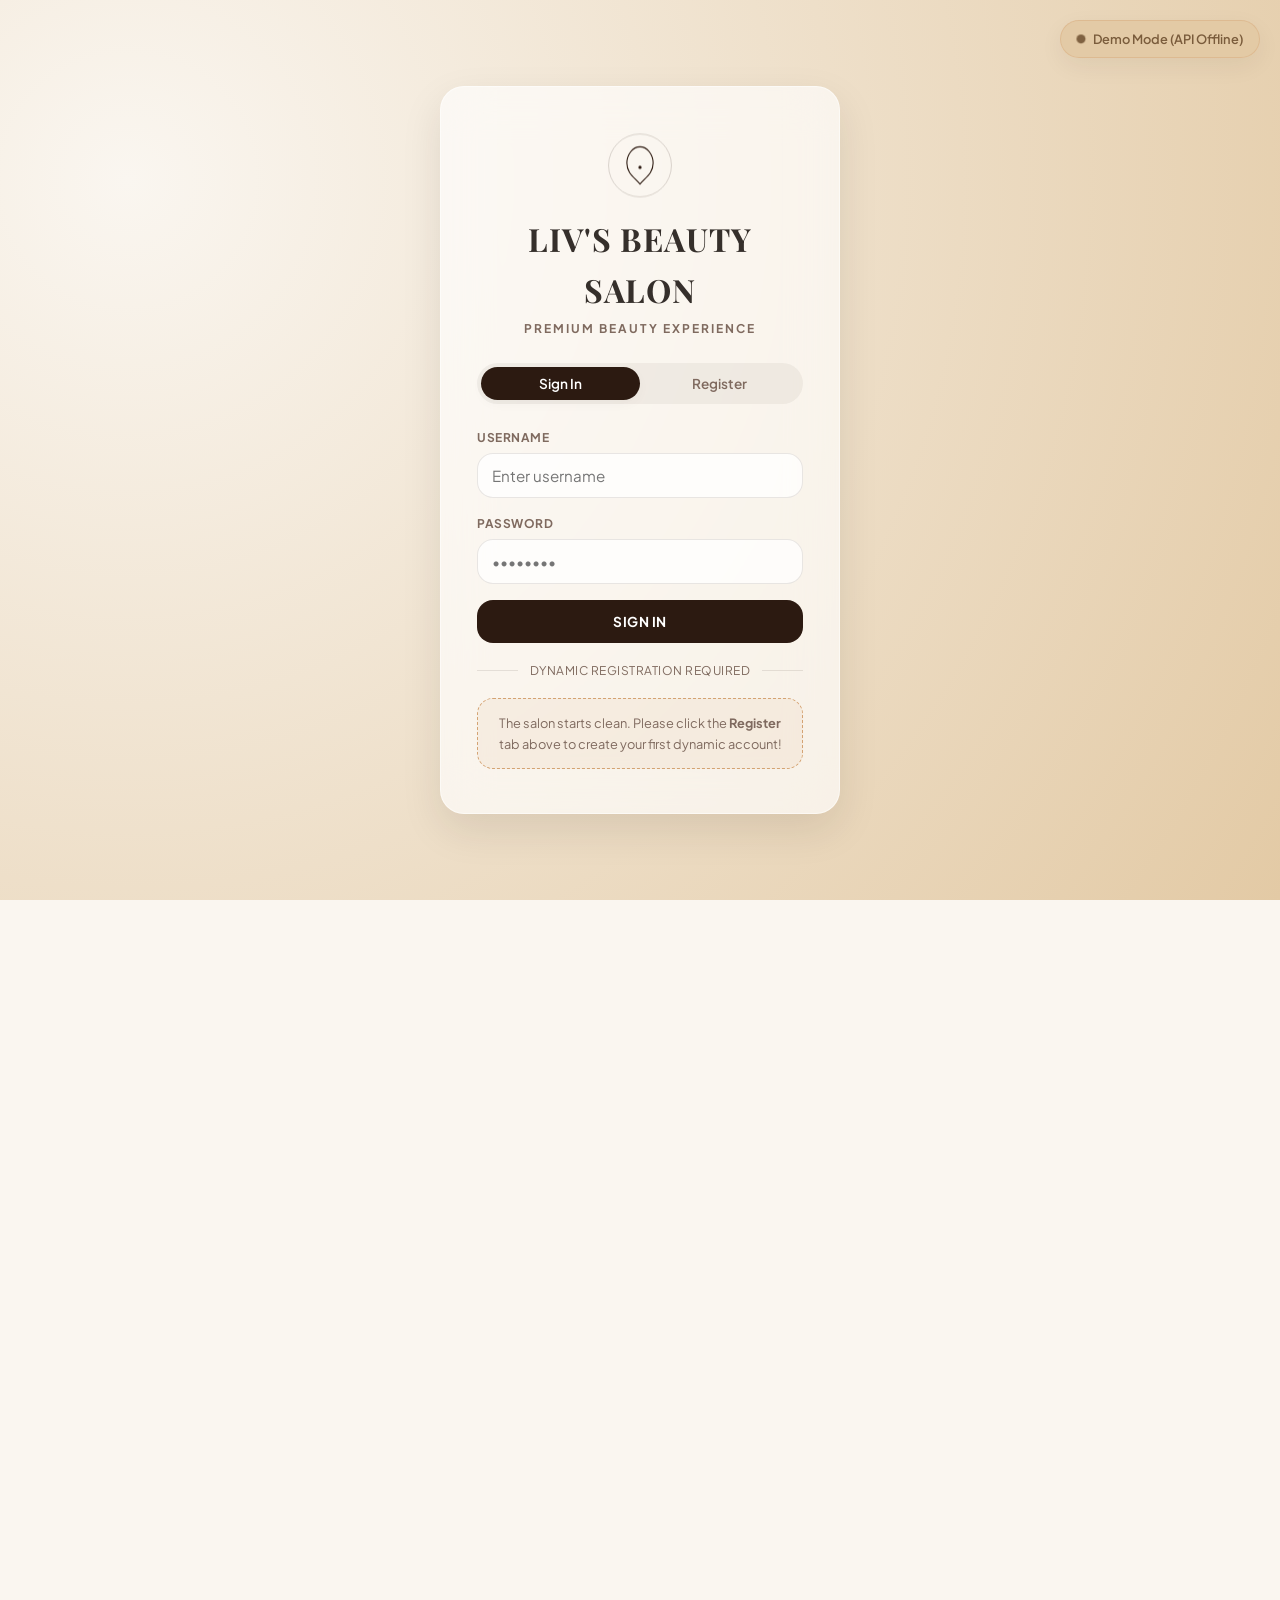
<file: index.html>
<!DOCTYPE html>
<html lang="en">
<head>
  <meta charset="UTF-8">
  <meta http-equiv="refresh" content="0; url=frontend/index.html" />
  <title>LIV'S BEAUTY SALON</title>
  <style>
    body {
      background-color: #FAF6F0;
      color: #2C1A11;
      font-family: system-ui, -apple-system, BlinkMacSystemFont, 'Segoe UI', Roboto, Oxygen, Ubuntu, Cantarell, sans-serif;
      display: flex;
      justify-content: center;
      align-items: center;
      height: 100vh;
      margin: 0;
    }
    .redirect-box {
      text-align: center;
      padding: 30px;
      border-radius: 16px;
      background: #FAF6F0;
      box-shadow: 20px 20px 60px #d5d1cc, -20px -20px 60px #ffffff;
    }
    a {
      color: #D4A373;
      text-decoration: none;
      font-weight: 700;
    }
  </style>
</head>
<body>
  <div class="redirect-box">
    <h2>LIV'S BEAUTY SALON</h2>
    <p>Redirecting to premium salon experience... <br>If you are not redirected, <a href="frontend/index.html">click here</a>.</p>
  </div>
</body>
</html>
</file>
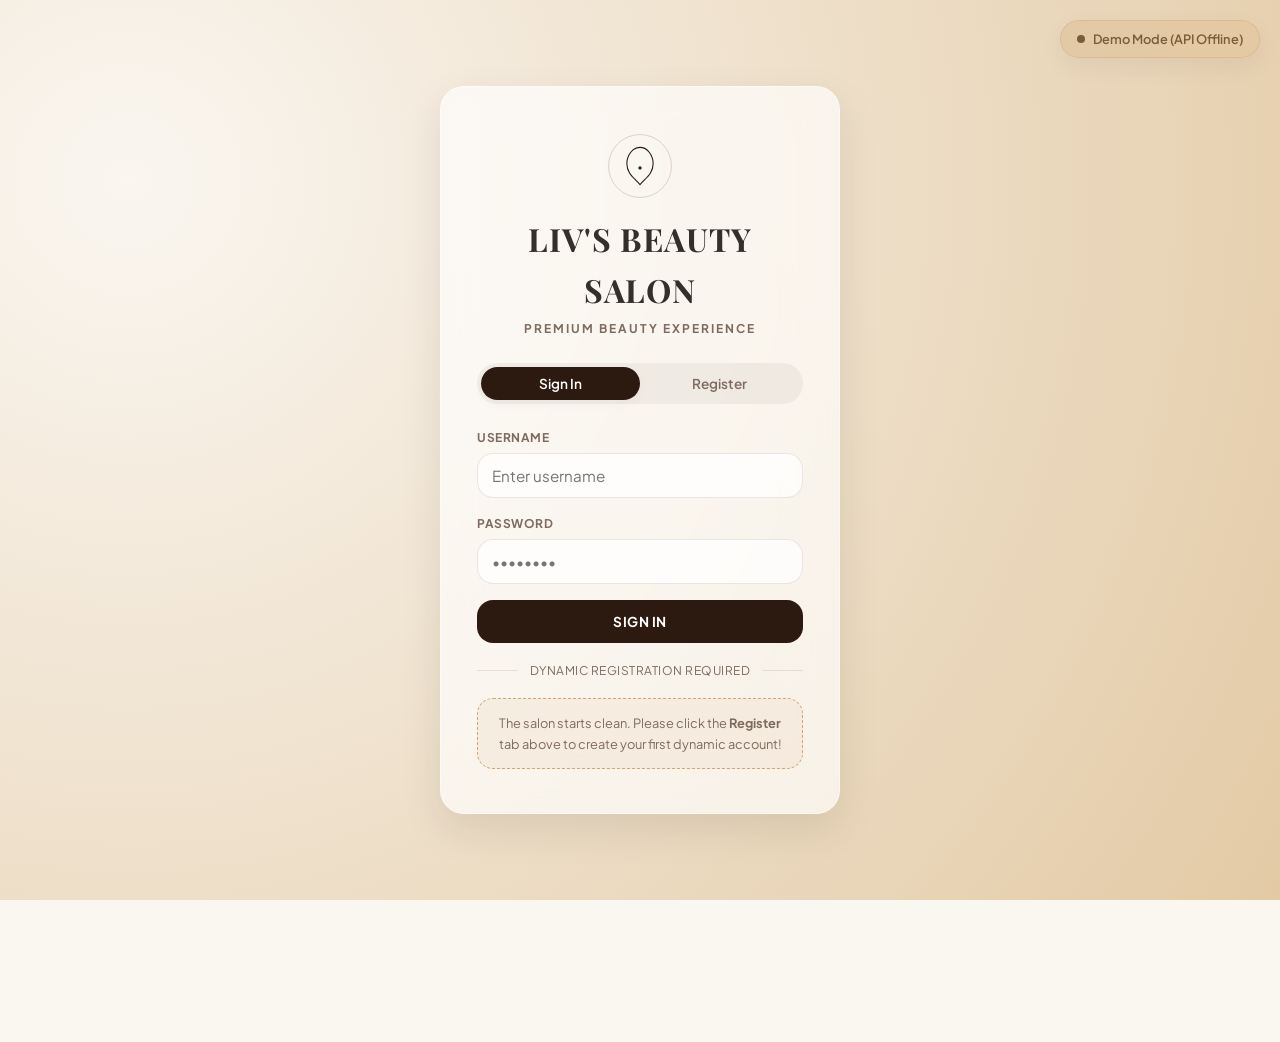
<file: frontend/index.html>
<!DOCTYPE html>
<html lang="en">
<head>
  <meta charset="UTF-8">
  <meta name="viewport" content="width=device-width, initial-scale=1.0">
  <title>LIV'S BEAUTY SALON — Salon Management</title>
  
  <!-- PWA & Mobile Meta Tags -->
  <meta name="theme-color" content="#FAF6F0">
  <meta name="apple-mobile-web-app-capable" content="yes">
  <meta name="apple-mobile-web-app-status-bar-style" content="black-translucent">
  <link rel="apple-touch-icon" href="icon_192.png">
  <link rel="manifest" href="manifest.json">

  <!-- Google Fonts -->
  <link rel="preconnect" href="https://fonts.googleapis.com">
  <link rel="preconnect" href="https://fonts.gstatic.com" crossorigin>
  <link href="https://fonts.googleapis.com/css2?family=Playfair+Display:ital,wght@0,400..900;1,400..900&family=Plus+Jakarta+Sans:wght@300;400;500;600;700&display=swap" rel="stylesheet">
  
  <!-- Stylesheet -->
  <link rel="stylesheet" href="app.css">
</head>
<body>
  <div id="app-container">
    
    <!-- Connection Status Badge -->
    <div id="connection-badge" class="badge-demo">
      <span class="badge-dot"></span>
      <span id="connection-status-text">Demo Mode (API Offline)</span>
    </div>

    <!-- Dual-Mode Auth (Login & Register Screen) -->
    <section id="view-login" class="app-view active">
      <div class="login-wrapper">
        <div class="login-card">
          <div class="login-header">
            <div class="login-logo">
              <svg viewBox="0 0 512 512" width="70" height="70">
                <circle cx="256" cy="256" r="230" fill="none" stroke="#2C1A11" stroke-width="4" opacity="0.3" />
                <path d="M256,120 C200,120 160,180 160,240 C160,310 210,340 256,392 C302,340 352,310 352,240 C352,180 312,120 256,120 Z" fill="none" stroke="#2C1A11" stroke-width="8" />
                <circle cx="256" cy="270" r="12" fill="#2C1A11" />
              </svg>
            </div>
            <h1>LIV'S BEAUTY SALON</h1>
            <p>PREMIUM BEAUTY EXPERIENCE</p>
          </div>

          <!-- Auth Mode Toggle Tabs -->
          <div class="auth-tabs">
            <button class="auth-tab-btn active" id="tab-signin-btn">Sign In</button>
            <button class="auth-tab-btn" id="tab-signup-btn">Register</button>
          </div>
          
          <!-- Sign In Form -->
          <form id="login-form">
            <div class="form-group">
              <label for="username">Username</label>
              <input type="text" id="username" required placeholder="Enter username" autocomplete="username">
            </div>
            
            <div class="form-group">
              <label for="password">Password</label>
              <input type="password" id="password" required placeholder="••••••••" autocomplete="current-password">
            </div>

            <button type="submit" class="btn btn-primary btn-block">Sign In</button>
          </form>

          <!-- Register Form (Hidden by default) -->
          <form id="signup-form" class="hidden">
            <div class="form-group">
              <label for="signup-fullname">Full Name</label>
              <input type="text" id="signup-fullname" required placeholder="e.g., Priya Shah">
            </div>

            <div class="form-group">
              <label for="signup-username">Username</label>
              <input type="text" id="signup-username" required placeholder="e.g., priyashah" autocomplete="username">
            </div>
            
            <div class="form-group">
              <label for="signup-email">Email Address</label>
              <input type="email" id="signup-email" required placeholder="e.g., priya@example.com" autocomplete="email">
            </div>
            
            <div class="form-group">
              <label for="signup-password">Password</label>
              <input type="password" id="signup-password" required placeholder="••••••••" autocomplete="new-password">
            </div>

            <div class="form-group">
              <label for="signup-role">Select Role</label>
              <select id="signup-role" required>
                <option value="STAFF">Staff User (Stylist / Beautician)</option>
                <option value="ADMIN">Admin User (Salon Owner)</option>
              </select>
            </div>

            <button type="submit" class="btn btn-accent btn-block">Create Account</button>
          </form>

          <!-- Standard notice for clean dynamic startup review -->
          <div class="quick-login-divider">
            <span>dynamic registration required</span>
          </div>
          
          <div class="registration-help-box">
            <p>The salon starts clean. Please click the <strong>Register</strong> tab above to create your first dynamic account!</p>
          </div>
        </div>
      </div>
    </section>

    <!-- Main Dashboard Application Wrapper -->
    <div id="main-layout" class="layout-hidden">
      
      <!-- Premium Sidebar Navigation -->
      <aside id="sidebar">
        <div class="sidebar-brand">
          <svg viewBox="0 0 512 512" width="36" height="36">
            <circle cx="256" cy="256" r="230" fill="none" stroke="#FAF6F0" stroke-width="4" opacity="0.3" />
            <path d="M256,120 C200,120 160,180 160,240 C160,310 210,340 256,392 C302,340 352,310 352,240 C352,180 312,120 256,120 Z" fill="none" stroke="#FAF6F0" stroke-width="6" />
          </svg>
          <div class="brand-text">
            <h2>LIV'S</h2>
            <span>BEAUTY SALON</span>
          </div>
        </div>

        <!-- Dynamic profile summary - No predefined names -->
        <div class="user-profile-summary">
          <div class="avatar" id="user-avatar-initials">--</div>
          <div class="user-info">
            <h4 id="user-display-name">Guest User</h4>
            <span id="user-role-badge">Guest</span>
          </div>
        </div>

        <nav class="sidebar-nav">
          <ul>
            <li class="nav-item active" data-target="view-dashboard">
              <svg xmlns="http://www.w3.org/2000/svg" width="20" height="20" viewBox="0 0 24 24" fill="none" stroke="currentColor" stroke-width="2" stroke-linecap="round" stroke-linejoin="round"><rect x="3" y="3" width="7" height="9" rx="1"/><rect x="14" y="3" width="7" height="5" rx="1"/><rect x="14" y="12" width="7" height="9" rx="1"/><rect x="3" y="16" width="7" height="5" rx="1"/></svg>
              <span>Dashboard</span>
            </li>
            
            <li class="nav-item staff-only" data-target="view-new-visit">
              <svg xmlns="http://www.w3.org/2000/svg" width="20" height="20" viewBox="0 0 24 24" fill="none" stroke="currentColor" stroke-width="2" stroke-linecap="round" stroke-linejoin="round"><path d="M16 21v-2a4 4 0 0 0-4-4H6a4 4 0 0 0-4 4v2"/><circle cx="9" cy="7" r="4"/><line x1="19" y1="8" x2="19" y2="14"/><line x1="16" y1="11" x2="22" y2="11"/></svg>
              <span>New Customer Visit</span>
            </li>
            
            <li class="nav-item admin-only" data-target="view-commissions">
              <svg xmlns="http://www.w3.org/2000/svg" width="20" height="20" viewBox="0 0 24 24" fill="none" stroke="currentColor" stroke-width="2" stroke-linecap="round" stroke-linejoin="round"><line x1="12" y1="1" x2="12" y2="23"/><path d="M17 5H9.5a3.5 3.5 0 0 0 0 7h5a3.5 3.5 0 0 1 0 7H6"/></svg>
              <span>Staff Commissions</span>
            </li>
            
            <li class="nav-item admin-only" data-target="view-services">
              <svg xmlns="http://www.w3.org/2000/svg" width="20" height="20" viewBox="0 0 24 24" fill="none" stroke="currentColor" stroke-width="2" stroke-linecap="round" stroke-linejoin="round"><path d="M12 20h9"/><path d="M16.5 3.5a2.121 2.121 0 0 1 3 3L7 19l-4 1 1-4L16.5 3.5z"/></svg>
              <span>Manage Services</span>
            </li>
          </ul>
        </nav>

        <!-- Role Quick Switcher inside Sidebar -->
        <div class="sidebar-footer">
          <div class="role-switcher-card">
            <span>Fast Role Switch</span>
            <div class="switch-toggle" id="btn-fast-switch">
              <div class="switch-handle"></div>
              <span class="lbl-left">Staff</span>
              <span class="lbl-right">Admin</span>
            </div>
          </div>
          
          <button class="btn btn-text-light btn-block" id="btn-logout">
            <svg xmlns="http://www.w3.org/2000/svg" width="18" height="18" viewBox="0 0 24 24" fill="none" stroke="currentColor" stroke-width="2" stroke-linecap="round" stroke-linejoin="round"><path d="M9 21H5a2 2 0 0 1-2-2V5a2 2 0 0 1 2-2h4"/><polyline points="16 17 21 12 16 7"/><line x1="21" y1="12" x2="9" y2="12"/></svg>
            <span>Logout</span>
          </button>
        </div>
      </aside>

      <!-- Main Contents Container -->
      <main id="main-content">
        
        <!-- Header -->
        <header id="main-header">
          <div class="header-welcome">
            <span id="header-date">Monday, June 1, 2026</span>
            <h1 id="header-greeting">Welcome, User</h1>
          </div>
          <button id="pwa-install-btn" class="btn btn-accent btn-sm hide-install">
            <svg xmlns="http://www.w3.org/2000/svg" width="16" height="16" viewBox="0 0 24 24" fill="none" stroke="currentColor" stroke-width="2" stroke-linecap="round" stroke-linejoin="round"><path d="M21 15v4a2 2 0 0 1-2 2H5a2 2 0 0 1-2-2v-4"/><polyline points="7 10 12 15 17 10"/><line x1="12" y1="15" x2="12" y2="3"/></svg>
            Install App
          </button>
        </header>

        <!-- Section: Dashboard -->
        <section id="view-dashboard" class="dashboard-grid app-subview active">
          
          <!-- Key Metric Cards -->
          <div class="metrics-row">
            <div class="metric-card card-cream animate-fade-in">
              <div class="card-icon">
                <span class="currency-indicator-large">₹</span>
              </div>
              <div class="card-info">
                <h3>Monthly Revenue</h3>
                <h2 class="counter" id="stat-revenue">₹0</h2>
                <span class="subtext">Gross earnings this month</span>
              </div>
            </div>

            <div class="metric-card card-pink animate-fade-in">
              <div class="card-icon">
                <svg xmlns="http://www.w3.org/2000/svg" width="24" height="24" viewBox="0 0 24 24" fill="none" stroke="#2C1A11" stroke-width="2" stroke-linecap="round" stroke-linejoin="round"><path d="M16 21v-2a4 4 0 0 0-4-4H6a4 4 0 0 0-4 4v2"/><circle cx="9" cy="7" r="4"/><path d="M22 21v-2a4 4 0 0 0-3-3.87"/><path d="M16 3.13a4 4 0 0 1 0 7.75"/></svg>
              </div>
              <div class="card-info">
                <h3>Total Visits</h3>
                <h2 class="counter" id="stat-visits">0</h2>
                <span class="subtext">Completed customer visits</span>
              </div>
            </div>

            <div class="metric-card card-nude animate-fade-in">
              <div class="card-icon">
                <span class="currency-indicator-large">₹</span>
              </div>
              <div class="card-info">
                <h3>Staff Commission</h3>
                <h2 class="counter" id="stat-commission">₹0</h2>
                <span class="subtext">Stylist payout (10% standard rate)</span>
              </div>
            </div>
          </div>

          <!-- Charts Row -->
          <div class="charts-row">
            <!-- Revenue Trend Chart -->
            <div class="chart-card glass">
              <div class="chart-header">
                <h3>Revenue Overview</h3>
                <span class="chart-badge">Monthly Trend (₹)</span>
              </div>
              <div class="chart-container" id="revenue-chart-container">
                <!-- SVG Area Chart will be injected dynamically -->
              </div>
            </div>

            <!-- Service Popularity Chart -->
            <div class="chart-card glass">
              <div class="chart-header">
                <h3>Most Popular Services</h3>
                <span class="chart-badge">Services Rendered</span>
              </div>
              <div class="chart-container" id="services-chart-container">
                <!-- SVG Bar Chart will be injected dynamically -->
              </div>
            </div>
          </div>

          <!-- Recent Activity and Insights Row -->
          <div class="data-lists-row">
            <div class="data-list-card glass">
              <div class="list-header">
                <h3>Recent Appointments</h3>
                <button class="btn btn-text staff-only btn-go-visit">Add Visit +</button>
              </div>
              <div class="table-responsive">
                <table class="luxury-table">
                  <thead>
                    <tr>
                      <th>Customer</th>
                      <th>Staff Member</th>
                      <th>Services</th>
                      <th>Total Amount</th>
                    </tr>
                  </thead>
                  <tbody id="recent-visits-tbody">
                    <!-- Dynamic -->
                  </tbody>
                </table>
              </div>
            </div>

            <div class="data-list-card glass">
              <div class="list-header">
                <h3>Staff Performance</h3>
                <span class="badge-text admin-only">Commission Tracking</span>
              </div>
              <div class="staff-leaderboard" id="staff-performance-list">
                <!-- Dynamic staff lists -->
              </div>
            </div>
          </div>

        </section>

        <!-- Section: Create New Visit (Staff Flow) -->
        <section id="view-new-visit" class="app-subview">
          <div class="subview-header">
            <h2>Record Customer Visit</h2>
            <p>Select customer name and rendered services to calculate the billing invoice and 10% stylist commission.</p>
          </div>

          <div class="form-visit-layout">
            <div class="form-card glass">
              <form id="visit-form">
                <div class="form-group">
                  <label for="visit-customer-name">Customer Name</label>
                  <input type="text" id="visit-customer-name" required placeholder="e.g., Neha Verma">
                </div>

                <div class="form-group">
                  <label>Select Services Rendered</label>
                  <div class="services-chips-grid" id="visit-services-grid">
                    <!-- Service checkboxes styled like custom glass chips -->
                  </div>
                </div>

                <div class="form-group">
                  <label for="visit-notes">Optional Notes</label>
                  <textarea id="visit-notes" rows="3" placeholder="Styling requirements, product suggestions, etc."></textarea>
                </div>

                <button type="submit" class="btn btn-accent btn-block mt-4">Confirm Visit & Calculate Commission</button>
              </form>
            </div>

            <!-- Receipt Summary Preview -->
            <div class="receipt-preview-card">
              <div class="receipt-header">
                <h3>Invoice Preview</h3>
                <span>LIV'S BEAUTY SALON</span>
              </div>
              <div class="receipt-body">
                <div class="receipt-row font-serif font-large">
                  <span id="preview-cust-name">Guest Customer</span>
                  <span id="preview-date">06/01/2026</span>
                </div>
                <hr class="receipt-divider">
                
                <div id="receipt-services-list" class="receipt-items">
                  <div class="empty-receipt-msg">No services selected</div>
                </div>
                
                <hr class="receipt-divider">
                
                <div class="receipt-row font-bold font-large font-serif">
                  <span>Subtotal</span>
                  <span id="receipt-subtotal">₹0</span>
                </div>
                
                <div class="receipt-row font-accent font-bold mt-2 pt-2 border-top-dash">
                  <span>Staff 10% Commission</span>
                  <span id="receipt-commission">₹0</span>
                </div>
              </div>
              <div class="receipt-footer">
                <p>Designed for dynamic salon tracking</p>
              </div>
            </div>
          </div>
        </section>

        <!-- Section: Staff Commissions Report (Admin Flow) -->
        <section id="view-commissions" class="app-subview">
          <div class="subview-header">
            <h2>Staff Commissions Report</h2>
            <p>Detailed performance analytics and commissions payout due for each stylist and aesthetician.</p>
          </div>

          <div class="report-filters glass mb-4">
            <div class="filter-metric-brief">
              <div class="brief-item">
                <span class="brief-label">Highest Commission Stylist</span>
                <span class="brief-val" id="report-top-staff">-</span>
              </div>
              <div class="brief-item">
                <span class="brief-label">Total Commission Outstanding</span>
                <span class="brief-val" id="report-total-commissions">₹0</span>
              </div>
            </div>
          </div>

          <div class="glass p-0 overflow-hidden">
            <div class="table-responsive">
              <table class="luxury-table">
                <thead>
                  <tr>
                    <th>Staff Name</th>
                    <th>Role</th>
                    <th>Visits Logged</th>
                    <th>Total Sales Generated</th>
                    <th>Calculated Commission (10%)</th>
                  </tr>
                </thead>
                <tbody id="commission-report-tbody">
                  <!-- Dynamic table contents -->
                </tbody>
              </table>
            </div>
          </div>
        </section>

        <!-- Section: Configure Services (Admin Flow) -->
        <section id="view-services" class="app-subview">
          <div class="subview-header">
            <h2>Salon Services Catalog</h2>
            <p>Configure treatments and set standard customer billing prices.</p>
          </div>

          <div class="services-mgmt-layout">
            <!-- Add / Edit Service Form -->
            <div class="form-card glass">
              <h3 id="service-form-title">Add New Service</h3>
              <form id="service-form" class="mt-4">
                <input type="hidden" id="service-id-field">
                
                <div class="form-group">
                  <label for="service-name">Service Name</label>
                  <input type="text" id="service-name" required placeholder="e.g., Keratin Treatment">
                </div>

                <div class="form-group">
                  <label for="service-price">Standard Billing Price (₹)</label>
                  <input type="number" id="service-price" step="1" min="0" required placeholder="e.g., 4999">
                </div>

                <div class="form-group">
                  <label for="service-category">Category</label>
                  <select id="service-category">
                    <option value="Hair Care">Hair Care</option>
                    <option value="Skin Care">Skin Care</option>
                    <option value="Nails">Nails</option>
                    <option value="Grooming">Grooming</option>
                    <option value="Bridal">Bridal</option>
                  </select>
                </div>

                <div class="form-group">
                  <label for="service-desc">Description</label>
                  <textarea id="service-desc" rows="3" placeholder="Describe the treatment benefits and products used."></textarea>
                </div>

                <div class="form-buttons-row">
                  <button type="submit" class="btn btn-accent btn-flex" id="btn-submit-service">Save Service</button>
                  <button type="button" class="btn btn-outline btn-flex hidden" id="btn-cancel-edit-service">Cancel</button>
                </div>
              </form>
            </div>

            <!-- List of current services -->
            <div class="glass p-4">
              <h3>Available Services</h3>
              <div class="services-list-grid mt-4" id="services-mgmt-grid">
                <!-- Dynamic cards with edit/delete buttons -->
              </div>
            </div>
          </div>
        </section>

      </main>
    </div>

  </div>

  <!-- Toast Notification Wrapper -->
  <div id="toast-container"></div>

  <!-- Service Worker registration script -->
  <script>
    if ('serviceWorker' in navigator) {
      window.addEventListener('load', () => {
        navigator.serviceWorker.register('./sw.js')
          .then((reg) => console.log('[PWA] Service Worker registered successfully', reg.scope))
          .catch((err) => console.error('[PWA] Service Worker registration failed', err));
      });
    }
  </script>
  
  <!-- JavaScript Application Entry -->
  <script src="app.js"></script>
</body>
</html>
</file>
<file: frontend/app.css>
/* Design Tokens & Theme Configuration (Warm Mocha, Beige & Cream Salon Palette) */
:root {
  --color-bg-base: #FAF6F0;       /* Soft warm cream background */
  --color-bg-sidebar: #2C1A11;    /* Rich mocha / dark chocolate espresso brown for deep contrast */
  --color-nude-light: #F5EBE6;    /* Soft nude tan accent */
  --color-nude-rose: #E3CAA5;     /* Warm beige gold background accents */
  --color-gold: #D4A373;          /* Elegant caramel gold accent */
  --color-gold-hover: #A98467;    /* Mocha gold for hover states */
  --color-charcoal: #352F2B;      /* Deep chocolate charcoal for text readability */
  --color-charcoal-muted: #7F6A5F;/* Mocha tan for subheadings */
  --color-white: #FFFFFF;
  
  --color-glass-bg: rgba(255, 255, 255, 0.65);
  --color-glass-border: rgba(255, 255, 255, 0.5);
  
  --shadow-sm: 0 4px 12px rgba(44, 26, 17, 0.03);
  --shadow-md: 0 8px 24px rgba(44, 26, 17, 0.06);
  --shadow-lg: 0 16px 40px rgba(44, 26, 17, 0.1);
  
  --font-serif: "Playfair Display", serif;
  --font-sans: "Plus Jakarta Sans", sans-serif;
  --radius-sm: 8px;
  --radius-md: 16px;
  --radius-lg: 24px;
  --transition-smooth: all 0.4s cubic-bezier(0.16, 1, 0.3, 1);
}

/* Global Elements & Reset */
* {
  box-sizing: border-box;
  margin: 0;
  padding: 0;
}

body {
  font-family: var(--font-sans);
  background-color: var(--color-bg-base);
  color: var(--color-charcoal);
  min-height: 100vh;
  overflow-x: hidden;
  line-height: 1.6;
}

h1, h2, h3, .font-serif {
  font-family: var(--font-serif);
  font-weight: 700;
  color: var(--color-charcoal);
}

a {
  text-decoration: none;
  color: inherit;
}

ul {
  list-style: none;
}

hr {
  border: 0;
  border-top: 1px solid rgba(44, 26, 17, 0.1);
  margin: 20px 0;
}

/* Utility classes */
.hidden { display: none !important; }
.mt-4 { margin-top: 1.5rem !important; }
.mb-4 { margin-bottom: 1.5rem !important; }
.pt-2 { padding-top: 0.75rem !important; }
.mt-2 { margin-top: 0.75rem !important; }
.border-top-dash { border-top: 1.5px dashed var(--color-gold); }
.font-bold { font-weight: 700; }
.font-large { font-size: 1.2rem; }
.font-accent { color: var(--color-gold-hover) !important; }
.currency-indicator-large {
  font-family: var(--font-sans);
  font-size: 1.8rem;
  font-weight: 700;
  color: var(--color-bg-sidebar);
}

/* Scrollbars */
::-webkit-scrollbar {
  width: 6px;
  height: 6px;
}
::-webkit-scrollbar-track {
  background: var(--color-bg-base);
}
::-webkit-scrollbar-thumb {
  background: var(--color-nude-rose);
  border-radius: 10px;
}
::-webkit-scrollbar-thumb:hover {
  background: var(--color-gold);
}

/* Connection Status Badge (API vs Demo Mode) */
#connection-badge {
  position: fixed;
  top: 20px;
  right: 20px;
  z-index: 1000;
  display: flex;
  align-items: center;
  gap: 8px;
  padding: 8px 16px;
  border-radius: 50px;
  font-size: 0.8rem;
  font-weight: 600;
  box-shadow: var(--shadow-md);
  backdrop-filter: blur(12px);
  transition: var(--transition-smooth);
}
.badge-demo {
  background-color: rgba(227, 202, 165, 0.95);
  border: 1px solid rgba(212, 163, 115, 0.4);
  color: #7A5C3C;
}
.badge-live {
  background-color: rgba(214, 237, 219, 0.95);
  border: 1px solid rgba(76, 175, 80, 0.4);
  color: #2E7D32;
}
.badge-dot {
  width: 8px;
  height: 8px;
  border-radius: 50%;
  background-color: currentColor;
  animation: pulse-dot 1.5s infinite;
}
@keyframes pulse-dot {
  0% { transform: scale(0.95); opacity: 0.5; }
  50% { transform: scale(1.15); opacity: 1; }
  100% { transform: scale(0.95); opacity: 0.5; }
}

/* App Container Layout */
#app-container {
  display: flex;
  min-height: 100vh;
  position: relative;
}

/* ------------------------------------------
   DASHBOARD AUTH SCREEN (Glassmorphism card)
   ------------------------------------------ */
#view-login {
  position: fixed;
  top: 0;
  left: 0;
  width: 100vw;
  height: 100vh;
  z-index: 999;
  display: flex;
  justify-content: center;
  align-items: center;
  background: radial-gradient(circle at 10% 20%, #FAF6F0 0%, #E3CAA5 100%);
  transition: transform 0.6s cubic-bezier(0.16, 1, 0.3, 1), opacity 0.5s ease;
}
#view-login.inactive {
  transform: translateY(-100%);
  opacity: 0;
  pointer-events: none;
}
.login-wrapper {
  width: 100%;
  max-width: 440px;
  padding: 20px;
}
.login-card {
  background: var(--color-glass-bg);
  border: 1px solid var(--color-glass-border);
  backdrop-filter: blur(24px);
  padding: 44px 36px;
  border-radius: var(--radius-lg);
  box-shadow: var(--shadow-lg);
  display: flex;
  flex-direction: column;
}
.login-header {
  text-align: center;
  margin-bottom: 24px;
}
.login-logo {
  display: inline-flex;
  justify-content: center;
  align-items: center;
  margin-bottom: 12px;
}
.login-logo svg {
  animation: float-logo 4s ease-in-out infinite;
}
@keyframes float-logo {
  0%, 100% { transform: translateY(0); }
  50% { transform: translateY(-6px); }
}
.login-header h1 {
  font-size: 2rem;
  letter-spacing: 1px;
  margin-bottom: 4px;
}
.login-header p {
  font-size: 0.75rem;
  letter-spacing: 2px;
  color: var(--color-charcoal-muted);
  font-weight: 700;
}

/* Authentication tab selections */
.auth-tabs {
  display: flex;
  background: rgba(44, 26, 17, 0.05);
  padding: 4px;
  border-radius: 30px;
  margin-bottom: 24px;
}
.auth-tab-btn {
  flex: 1;
  border: none;
  background: none;
  font-family: var(--font-sans);
  font-size: 0.85rem;
  font-weight: 600;
  padding: 8px 12px;
  border-radius: 30px;
  cursor: pointer;
  color: var(--color-charcoal-muted);
  transition: var(--transition-smooth);
  outline: none;
}
.auth-tab-btn.active {
  background: var(--color-bg-sidebar);
  color: var(--color-white);
  box-shadow: var(--shadow-sm);
}

/* Form Styles */
.form-group {
  margin-bottom: 16px;
  display: flex;
  flex-direction: column;
}
.form-group label {
  font-size: 0.75rem;
  font-weight: 700;
  letter-spacing: 0.5px;
  margin-bottom: 6px;
  text-transform: uppercase;
  color: var(--color-charcoal-muted);
}
.form-group input, .form-group textarea, .form-group select {
  font-family: var(--font-sans);
  background: rgba(255, 255, 255, 0.75);
  border: 1.5px solid rgba(44, 26, 17, 0.1);
  padding: 12px 14px;
  border-radius: var(--radius-md);
  font-size: 0.95rem;
  color: var(--color-charcoal);
  outline: none;
  transition: var(--transition-smooth);
}
.form-group input:focus, .form-group textarea:focus, .form-group select:focus {
  border-color: var(--color-gold);
  background: var(--color-white);
  box-shadow: 0 0 0 4px rgba(212, 163, 115, 0.15);
}

/* Registration Help block */
.registration-help-box {
  background: rgba(212, 163, 115, 0.1);
  border: 1px dashed var(--color-gold);
  border-radius: var(--radius-md);
  padding: 14px;
  text-align: center;
  font-size: 0.8rem;
  color: var(--color-charcoal-muted);
}

/* Custom Checkbox Grid */
.services-chips-grid {
  display: grid;
  grid-template-columns: repeat(auto-fill, minmax(130px, 1fr));
  gap: 12px;
  margin-top: 8px;
}
.chip-select {
  cursor: pointer;
  position: relative;
}
.chip-select input {
  position: absolute;
  opacity: 0;
  cursor: pointer;
  height: 0;
  width: 0;
}
.chip-label {
  display: flex;
  flex-direction: column;
  justify-content: center;
  align-items: center;
  text-align: center;
  background: rgba(255, 255, 255, 0.45);
  border: 1px solid var(--color-glass-border);
  padding: 12px 8px;
  border-radius: var(--radius-md);
  font-size: 0.85rem;
  font-weight: 500;
  color: var(--color-charcoal);
  transition: var(--transition-smooth);
  box-shadow: var(--shadow-sm);
  min-height: 80px;
}
.chip-label .chip-price {
  font-size: 0.9rem;
  font-weight: 700;
  color: var(--color-gold-hover);
  margin-top: 4px;
}
.chip-select input:checked + .chip-label {
  background: var(--color-nude-rose);
  border-color: var(--color-gold);
  box-shadow: var(--shadow-md);
  transform: translateY(-2px);
}
.chip-select:hover .chip-label {
  border-color: var(--color-gold);
  background: rgba(255, 255, 255, 0.8);
}

/* Button UI */
.btn {
  font-family: var(--font-sans);
  font-size: 0.85rem;
  font-weight: 700;
  letter-spacing: 0.5px;
  text-transform: uppercase;
  padding: 12px 24px;
  border-radius: var(--radius-md);
  cursor: pointer;
  border: 1.5px solid transparent;
  outline: none;
  transition: var(--transition-smooth);
  display: inline-flex;
  justify-content: center;
  align-items: center;
  gap: 8px;
}
.btn-primary {
  background-color: var(--color-bg-sidebar);
  color: var(--color-white);
}
.btn-primary:hover {
  background-color: #1A0F0A;
  transform: translateY(-2px);
  box-shadow: var(--shadow-md);
}
.btn-accent {
  background-color: var(--color-gold);
  color: var(--color-white);
}
.btn-accent:hover {
  background-color: var(--color-gold-hover);
  transform: translateY(-2px);
  box-shadow: var(--shadow-md);
}
.btn-outline {
  background-color: transparent;
  border-color: rgba(44, 26, 17, 0.15);
  color: var(--color-charcoal);
}
.btn-outline:hover {
  background-color: rgba(44, 26, 17, 0.05);
  border-color: var(--color-charcoal);
}
.btn-text {
  background: none;
  border: none;
  color: var(--color-gold-hover);
  padding: 4px 8px;
  font-size: 0.85rem;
}
.btn-text:hover {
  color: var(--color-charcoal);
}
.btn-text-light {
  background: none;
  border: none;
  color: rgba(255, 255, 255, 0.6);
  padding: 10px 16px;
  font-size: 0.85rem;
}
.btn-text-light:hover {
  color: var(--color-white);
}
.btn-block {
  display: flex;
  width: 100%;
}
.btn-sm {
  padding: 8px 16px;
  font-size: 0.75rem;
  border-radius: var(--radius-sm);
}
.btn-sm svg {
  margin-right: 2px;
}
.btn-flex {
  flex: 1;
}

.quick-login-divider {
  display: flex;
  align-items: center;
  text-align: center;
  margin: 18px 0;
  font-size: 0.75rem;
  color: var(--color-charcoal-muted);
  text-transform: uppercase;
  letter-spacing: 0.5px;
}
.quick-login-divider::before, .quick-login-divider::after {
  content: '';
  flex: 1;
  border-bottom: 1px solid rgba(44, 26, 17, 0.1);
}
.quick-login-divider:not(:empty)::before {
  margin-right: 12px;
}
.quick-login-divider:not(:empty)::after {
  margin-left: 12px;
}

/* ------------------------------------------
   MAIN DASHBOARD LAYOUT (Sidebar + Main panel)
   ------------------------------------------ */
#main-layout {
  display: flex;
  width: 100%;
  min-height: 100vh;
  transition: opacity 0.5s ease;
}
.layout-hidden {
  opacity: 0 !important;
  pointer-events: none !important;
}

/* Sidebar Styling */
#sidebar {
  width: 280px;
  background-color: var(--color-bg-sidebar);
  color: var(--color-white);
  display: flex;
  flex-direction: column;
  padding: 32px 24px;
  position: fixed;
  top: 0;
  bottom: 0;
  left: 0;
  z-index: 100;
  transition: var(--transition-smooth);
}
.sidebar-brand {
  display: flex;
  align-items: center;
  gap: 12px;
  margin-bottom: 40px;
}
.brand-text h2 {
  font-family: var(--font-serif);
  font-size: 1.5rem;
  color: var(--color-white);
  line-height: 1;
}
.brand-text span {
  font-size: 0.65rem;
  letter-spacing: 2px;
  color: var(--color-gold);
  font-weight: 700;
}

.user-profile-summary {
  display: flex;
  align-items: center;
  gap: 16px;
  padding: 16px;
  background: rgba(255, 255, 255, 0.04);
  border: 1px solid rgba(255, 255, 255, 0.08);
  border-radius: var(--radius-md);
  margin-bottom: 32px;
}
.user-profile-summary .avatar {
  width: 44px;
  height: 44px;
  border-radius: 50%;
  background: var(--color-gold);
  color: var(--color-bg-sidebar);
  display: flex;
  justify-content: center;
  align-items: center;
  font-weight: 700;
  font-size: 1rem;
}
.user-info h4 {
  font-size: 0.9rem;
  color: var(--color-white);
  white-space: nowrap;
  overflow: hidden;
  text-overflow: ellipsis;
  max-width: 150px;
}
.user-info span {
  font-size: 0.7rem;
  color: var(--color-gold);
  font-weight: 600;
  text-transform: uppercase;
  letter-spacing: 1px;
}

.sidebar-nav {
  flex: 1;
  overflow-y: auto;
}
.sidebar-nav ul {
  display: flex;
  flex-direction: column;
  gap: 8px;
}
.nav-item {
  display: flex;
  align-items: center;
  gap: 14px;
  padding: 14px 18px;
  border-radius: var(--radius-md);
  cursor: pointer;
  color: rgba(255, 255, 255, 0.65);
  font-size: 0.9rem;
  font-weight: 500;
  transition: var(--transition-smooth);
}
.nav-item svg {
  opacity: 0.7;
  transition: var(--transition-smooth);
}
.nav-item:hover, .nav-item.active {
  color: var(--color-white);
  background: rgba(255, 255, 255, 0.06);
}
.nav-item.active {
  background: var(--color-gold);
  color: var(--color-bg-sidebar);
  font-weight: 700;
}
.nav-item.active svg {
  opacity: 1;
  stroke: var(--color-bg-sidebar);
}

.sidebar-footer {
  display: flex;
  flex-direction: column;
  gap: 16px;
  margin-top: 24px;
}

/* Glassmorphism Role Switcher Card */
.role-switcher-card {
  background: rgba(255, 255, 255, 0.03);
  border: 1px solid rgba(255, 255, 255, 0.06);
  border-radius: var(--radius-md);
  padding: 14px;
  display: flex;
  flex-direction: column;
  gap: 10px;
}
.role-switcher-card span {
  font-size: 0.7rem;
  color: rgba(255, 255, 255, 0.5);
  text-transform: uppercase;
  letter-spacing: 0.5px;
}
.switch-toggle {
  display: flex;
  position: relative;
  background: rgba(0, 0, 0, 0.4);
  border: 1px solid rgba(255, 255, 255, 0.1);
  padding: 4px;
  border-radius: 30px;
  height: 36px;
  cursor: pointer;
  align-items: center;
}
.switch-toggle span {
  flex: 1;
  text-align: center;
  font-size: 0.75rem;
  font-weight: 700;
  z-index: 2;
  transition: var(--transition-smooth);
}
.switch-toggle .lbl-left {
  color: var(--color-white);
}
.switch-toggle .lbl-right {
  color: rgba(255, 255, 255, 0.4);
}
.switch-handle {
  position: absolute;
  top: 3px;
  left: 3px;
  width: calc(50% - 3px);
  height: calc(100% - 6px);
  background: var(--color-gold);
  border-radius: 30px;
  transition: transform 0.4s cubic-bezier(0.16, 1, 0.3, 1);
  z-index: 1;
}
.switch-toggle.admin-active .switch-handle {
  transform: translateX(100%);
}
.switch-toggle.admin-active .lbl-left {
  color: rgba(255, 255, 255, 0.4);
}
.switch-toggle.admin-active .lbl-right {
  color: var(--color-bg-sidebar);
}

/* Main Content Panel */
#main-content {
  margin-left: 280px;
  flex: 1;
  padding: 40px;
  max-width: 1200px;
  min-height: 100vh;
  display: flex;
  flex-direction: column;
  transition: var(--transition-smooth);
}

/* Header */
#main-header {
  display: flex;
  justify-content: space-between;
  align-items: center;
  margin-bottom: 40px;
  border-bottom: 1px solid rgba(44, 26, 17, 0.05);
  padding-bottom: 24px;
}
.header-welcome span {
  font-size: 0.8rem;
  color: var(--color-charcoal-muted);
  font-weight: 600;
  text-transform: uppercase;
  letter-spacing: 1px;
}
.header-welcome h1 {
  font-size: 2.2rem;
  margin-top: 4px;
}

#pwa-install-btn {
  animation: pulse-install 2s infinite;
}
.hide-install {
  display: none !important;
}
@keyframes pulse-install {
  0% { transform: scale(1); box-shadow: 0 0 0 0 rgba(212, 163, 115, 0.4); }
  70% { transform: scale(1.02); box-shadow: 0 0 0 10px rgba(212, 163, 115, 0); }
  100% { transform: scale(1); box-shadow: 0 0 0 0 rgba(212, 163, 115, 0); }
}

/* Subviews Logic */
.app-subview {
  display: none;
  opacity: 0;
  transform: translateY(12px);
  transition: opacity 0.5s ease, transform 0.5s cubic-bezier(0.16, 1, 0.3, 1);
}
.app-subview.active {
  display: block;
  opacity: 1;
  transform: translateY(0);
}
.subview-header {
  margin-bottom: 32px;
}
.subview-header h2 {
  font-size: 1.8rem;
  margin-bottom: 8px;
}
.subview-header p {
  color: var(--color-charcoal-muted);
  font-size: 0.95rem;
}

/* ------------------------------------------
   VIEW: DASHBOARD
   ------------------------------------------ */
.metrics-row {
  display: grid;
  grid-template-columns: repeat(3, 1fr);
  gap: 24px;
  margin-bottom: 32px;
}
.metric-card {
  border-radius: var(--radius-lg);
  padding: 32px 28px;
  display: flex;
  align-items: center;
  gap: 24px;
  box-shadow: var(--shadow-sm);
  transition: var(--transition-smooth);
}
.metric-card:hover {
  transform: translateY(-4px);
  box-shadow: var(--shadow-md);
}
.card-cream {
  background: linear-gradient(135deg, #FBF8F4 0%, #F5EDE0 100%);
  border: 1px solid rgba(212, 163, 115, 0.25);
}
.card-pink {
  background: linear-gradient(135deg, #FDF7F4 0%, #F6ECE5 100%);
  border: 1px solid rgba(227, 202, 165, 0.35);
}
.card-nude {
  background: linear-gradient(135deg, #FBF6F0 0%, #EFE1D1 100%);
  border: 1px solid rgba(212, 163, 115, 0.2);
}
.card-icon {
  width: 56px;
  height: 56px;
  border-radius: 50%;
  background: var(--color-white);
  display: flex;
  justify-content: center;
  align-items: center;
  box-shadow: var(--shadow-sm);
}
.card-info h3 {
  font-family: var(--font-sans);
  font-size: 0.8rem;
  text-transform: uppercase;
  letter-spacing: 1px;
  color: var(--color-charcoal-muted);
  font-weight: 700;
  margin-bottom: 4px;
}
.card-info h2 {
  font-size: 2.2rem;
  line-height: 1.1;
  margin-bottom: 4px;
}
.card-info .subtext {
  font-size: 0.75rem;
  color: var(--color-charcoal-muted);
  opacity: 0.8;
}

/* Glassmorphism Panel styles */
.glass {
  background: var(--color-glass-bg);
  border: 1px solid var(--color-glass-border);
  backdrop-filter: blur(16px);
  border-radius: var(--radius-lg);
  box-shadow: var(--shadow-sm);
  transition: var(--transition-smooth);
}
.glass:hover {
  box-shadow: var(--shadow-md);
}

/* Charts Grid */
.charts-row {
  display: grid;
  grid-template-columns: 3.5fr 2.5fr;
  gap: 24px;
  margin-bottom: 32px;
}
.chart-card {
  padding: 24px;
  display: flex;
  flex-direction: column;
}
.chart-header {
  display: flex;
  justify-content: space-between;
  align-items: center;
  margin-bottom: 24px;
}
.chart-badge {
  font-size: 0.7rem;
  background-color: var(--color-nude-rose);
  padding: 4px 10px;
  border-radius: 30px;
  font-weight: 600;
  color: var(--color-charcoal-muted);
}
.chart-container {
  height: 220px;
  position: relative;
  display: flex;
  justify-content: center;
  align-items: flex-end;
  width: 100%;
}

/* SVG Chart Elements */
.chart-svg {
  width: 100%;
  height: 100%;
}
.chart-bar {
  fill: var(--color-gold);
  opacity: 0.8;
  transition: opacity 0.3s, fill 0.3s;
  cursor: pointer;
}
.chart-bar:hover {
  fill: var(--color-bg-sidebar);
  opacity: 1;
}
.chart-line {
  stroke: var(--color-gold);
  stroke-width: 3;
  fill: none;
}
.chart-area {
  fill: url(#area-grad);
  opacity: 0.3;
}
.chart-gridline {
  stroke: rgba(44, 26, 17, 0.05);
  stroke-dasharray: 4,4;
}
.chart-empty-msg {
  font-size: 0.85rem;
  color: var(--color-charcoal-muted);
  font-style: italic;
  margin: auto;
  align-self: center;
  text-align: center;
}

/* Lists and Data table section */
.data-lists-row {
  display: grid;
  grid-template-columns: 4.2fr 1.8fr;
  gap: 24px;
}
.data-list-card {
  padding: 28px;
}
.list-header {
  display: flex;
  justify-content: space-between;
  align-items: center;
  margin-bottom: 20px;
}
.badge-text {
  font-size: 0.75rem;
  color: var(--color-gold-hover);
  font-weight: 700;
  letter-spacing: 0.5px;
}

/* Luxury Table Styling */
.table-responsive {
  width: 100%;
  overflow-x: auto;
}
.luxury-table {
  width: 100%;
  border-collapse: collapse;
  text-align: left;
}
.luxury-table th {
  padding: 14px 16px;
  font-size: 0.75rem;
  text-transform: uppercase;
  letter-spacing: 1px;
  color: var(--color-charcoal-muted);
  border-bottom: 1.5px solid rgba(44, 26, 17, 0.08);
  font-weight: 700;
}
.luxury-table td {
  padding: 16px;
  font-size: 0.9rem;
  color: var(--color-charcoal);
  border-bottom: 1px solid rgba(44, 26, 17, 0.04);
}
.luxury-table tr:last-child td {
  border-bottom: none;
}
.luxury-table tbody tr {
  transition: background-color 0.2s;
}
.luxury-table tbody tr:hover {
  background-color: rgba(212, 163, 115, 0.04);
}

.table-badge {
  display: inline-block;
  padding: 4px 10px;
  border-radius: 30px;
  font-size: 0.75rem;
  font-weight: 600;
}
.bg-light-gold {
  background: var(--color-nude-light);
  color: var(--color-gold-hover);
}

/* Staff List Layout */
.staff-leaderboard {
  display: flex;
  flex-direction: column;
  gap: 16px;
}
.leaderboard-item {
  display: flex;
  align-items: center;
  gap: 14px;
  padding-bottom: 14px;
  border-bottom: 1px solid rgba(44, 26, 17, 0.05);
}
.leaderboard-item:last-child {
  border-bottom: none;
  padding-bottom: 0;
}
.leaderboard-rank {
  width: 36px;
  height: 36px;
  border-radius: 50%;
  background: var(--color-nude-light);
  display: flex;
  justify-content: center;
  align-items: center;
  font-weight: 700;
  color: var(--color-gold-hover);
  font-size: 0.85rem;
}
.leaderboard-info {
  flex: 1;
}
.leaderboard-info h4 {
  font-size: 0.9rem;
  font-weight: 600;
}
.leaderboard-info span {
  font-size: 0.75rem;
  color: var(--color-charcoal-muted);
}
.leaderboard-score {
  text-align: right;
}
.leaderboard-score .score-val {
  font-family: var(--font-serif);
  font-weight: 700;
  font-size: 1rem;
  color: var(--color-charcoal);
}
.leaderboard-score .score-lbl {
  font-size: 0.7rem;
  color: var(--color-charcoal-muted);
  display: block;
}

/* ------------------------------------------
   VIEW: NEW VISIT (Receipt Style Preview)
   ------------------------------------------ */
.form-visit-layout {
  display: grid;
  grid-template-columns: 1.4fr 1fr;
  gap: 32px;
}
.receipt-preview-card {
  background: #FFF;
  border: 1px solid #EAE5DE;
  border-radius: var(--radius-md);
  box-shadow: var(--shadow-md);
  padding: 36px;
  position: relative;
  display: flex;
  flex-direction: column;
  overflow: hidden;
}
.receipt-preview-card::before, .receipt-preview-card::after {
  content: '';
  position: absolute;
  left: 0;
  width: 100%;
  height: 6px;
  background-size: 12px 6px;
}
.receipt-preview-card::before {
  top: 0;
  background-image: linear-gradient(135deg, #FAF6F0 25%, transparent 25%), linear-gradient(225deg, #FAF6F0 25%, transparent 25%);
}
.receipt-preview-card::after {
  bottom: 0;
  background-image: linear-gradient(45deg, #FAF6F0 25%, transparent 25%), linear-gradient(-45deg, #FAF6F0 25%, transparent 25%);
}

.receipt-header {
  text-align: center;
  margin-bottom: 24px;
}
.receipt-header h3 {
  font-size: 1.4rem;
  letter-spacing: 1px;
  margin-bottom: 4px;
}
.receipt-header span {
  font-size: 0.65rem;
  letter-spacing: 2px;
  font-weight: 700;
  color: var(--color-charcoal-muted);
}
.receipt-divider {
  border: 0;
  border-top: 1.5px dashed rgba(44, 26, 17, 0.15);
  margin: 16px 0;
}
.receipt-row {
  display: flex;
  justify-content: space-between;
  align-items: center;
  font-size: 0.9rem;
  color: var(--color-charcoal);
  margin-bottom: 8px;
}
.receipt-items {
  min-height: 120px;
  display: flex;
  flex-direction: column;
  gap: 8px;
}
.empty-receipt-msg {
  color: var(--color-charcoal-muted);
  text-align: center;
  margin: auto;
  font-size: 0.85rem;
  font-style: italic;
}
.receipt-item-row {
  display: flex;
  justify-content: space-between;
  font-size: 0.85rem;
}
.receipt-footer {
  text-align: center;
  margin-top: auto;
  padding-top: 24px;
}
.receipt-footer p {
  font-size: 0.7rem;
  letter-spacing: 1px;
  text-transform: uppercase;
  color: var(--color-charcoal-muted);
  opacity: 0.7;
}

/* ------------------------------------------
   VIEW: SERVICE CONFIGURE & MANAGE
   ------------------------------------------ */
.services-mgmt-layout {
  display: grid;
  grid-template-columns: 1fr 1.5fr;
  gap: 32px;
}
.form-card {
  padding: 32px;
}
.services-list-grid {
  display: flex;
  flex-direction: column;
  gap: 16px;
  max-height: 480px;
  overflow-y: auto;
  padding-right: 8px;
}
.service-mgmt-item {
  background: rgba(255, 255, 255, 0.45);
  border: 1px solid var(--color-glass-border);
  padding: 18px;
  border-radius: var(--radius-md);
  display: flex;
  justify-content: space-between;
  align-items: center;
  transition: var(--transition-smooth);
}
.service-mgmt-item:hover {
  background: var(--color-white);
  border-color: var(--color-gold);
  transform: translateX(4px);
}
.service-mgmt-info h4 {
  font-size: 1rem;
  margin-bottom: 4px;
}
.service-mgmt-info p {
  font-size: 0.8rem;
  color: var(--color-charcoal-muted);
}
.service-price-tag {
  font-family: var(--font-serif);
  font-size: 1.1rem;
  font-weight: 700;
  color: var(--color-gold-hover);
  margin-right: 16px;
  white-space: nowrap;
}
.service-actions {
  display: flex;
  gap: 8px;
}
.btn-action-icon {
  width: 32px;
  height: 32px;
  border-radius: 50%;
  border: 1px solid rgba(44, 26, 17, 0.1);
  background: var(--color-white);
  display: flex;
  justify-content: center;
  align-items: center;
  cursor: pointer;
  color: var(--color-charcoal);
  transition: var(--transition-smooth);
}
.btn-action-icon:hover {
  border-color: var(--color-gold);
  color: var(--color-gold-hover);
  box-shadow: var(--shadow-sm);
}

.report-filters {
  padding: 20px 24px;
}
.filter-metric-brief {
  display: flex;
  gap: 40px;
}
.brief-item {
  display: flex;
  flex-direction: column;
}
.brief-label {
  font-size: 0.75rem;
  text-transform: uppercase;
  letter-spacing: 0.5px;
  color: var(--color-charcoal-muted);
}
.brief-val {
  font-family: var(--font-serif);
  font-size: 1.5rem;
  font-weight: 700;
  color: var(--color-charcoal);
  margin-top: 4px;
}

.form-buttons-row {
  display: flex;
  gap: 12px;
  margin-top: 1.5rem;
}

/* Toast System */
#toast-container {
  position: fixed;
  bottom: 24px;
  right: 24px;
  z-index: 1100;
  display: flex;
  flex-direction: column;
  gap: 12px;
}
.toast {
  background: rgba(44, 26, 17, 0.95);
  color: var(--color-white);
  padding: 14px 24px;
  border-radius: var(--radius-md);
  font-size: 0.85rem;
  font-weight: 500;
  box-shadow: var(--shadow-lg);
  backdrop-filter: blur(8px);
  animation: toast-slide-in 0.4s cubic-bezier(0.16, 1, 0.3, 1) forwards;
  display: flex;
  align-items: center;
  gap: 10px;
}
.toast-success {
  border-left: 4px solid var(--color-gold);
}
.toast-error {
  border-left: 4px solid #D9534F;
}
@keyframes toast-slide-in {
  from { transform: translateX(100%); opacity: 0; }
  to { transform: translateX(0); opacity: 1; }
}
.toast-fade-out {
  animation: toast-slide-out 0.4s cubic-bezier(0.16, 1, 0.3, 1) forwards !important;
}
@keyframes toast-slide-out {
  from { transform: translateX(0); opacity: 1; }
  to { transform: translateX(100%); opacity: 0; }
}

/* CSS micro-animations for tabs */
@keyframes fadeIn {
  from { opacity: 0; transform: translateY(8px); }
  to { opacity: 1; transform: translateY(0); }
}
.animate-fade-in {
  animation: fadeIn 0.5s ease forwards;
}

/* ------------------------------------------
   RESPONSIVE LAYOUTS & SCALING
   ------------------------------------------ */

@media (max-width: 1024px) {
  #main-content {
    padding: 30px;
  }
  .metrics-row {
    grid-template-columns: repeat(3, 1fr);
    gap: 16px;
  }
  .charts-row {
    grid-template-columns: 1fr;
    gap: 24px;
  }
  .data-lists-row {
    grid-template-columns: 1fr;
  }
}

@media (max-width: 768px) {
  #app-container {
    flex-direction: column;
  }
  
  /* Modern Responsive Mobile Header & Navigation */
  #sidebar {
    width: 100%;
    position: relative;
    padding: 20px;
    height: auto;
    bottom: auto;
  }
  .sidebar-brand {
    margin-bottom: 20px;
    justify-content: center;
  }
  .user-profile-summary {
    margin-bottom: 16px;
    padding: 12px;
  }
  .sidebar-nav ul {
    flex-direction: row;
    flex-wrap: wrap;
    justify-content: center;
    gap: 6px;
  }
  .nav-item {
    padding: 10px 14px;
    font-size: 0.8rem;
    flex-grow: 1;
    text-align: center;
    justify-content: center;
  }
  .sidebar-footer {
    display: none;
  }
  
  #main-content {
    margin-left: 0;
    padding: 20px;
  }
  #main-header {
    flex-direction: column;
    align-items: flex-start;
    gap: 12px;
  }
  
  .metrics-row {
    grid-template-columns: 1fr;
    gap: 16px;
  }
  .form-visit-layout {
    grid-template-columns: 1fr;
  }
  .services-mgmt-layout {
    grid-template-columns: 1fr;
  }
  
  .quick-login-buttons {
    flex-direction: column;
  }
}
</file>
